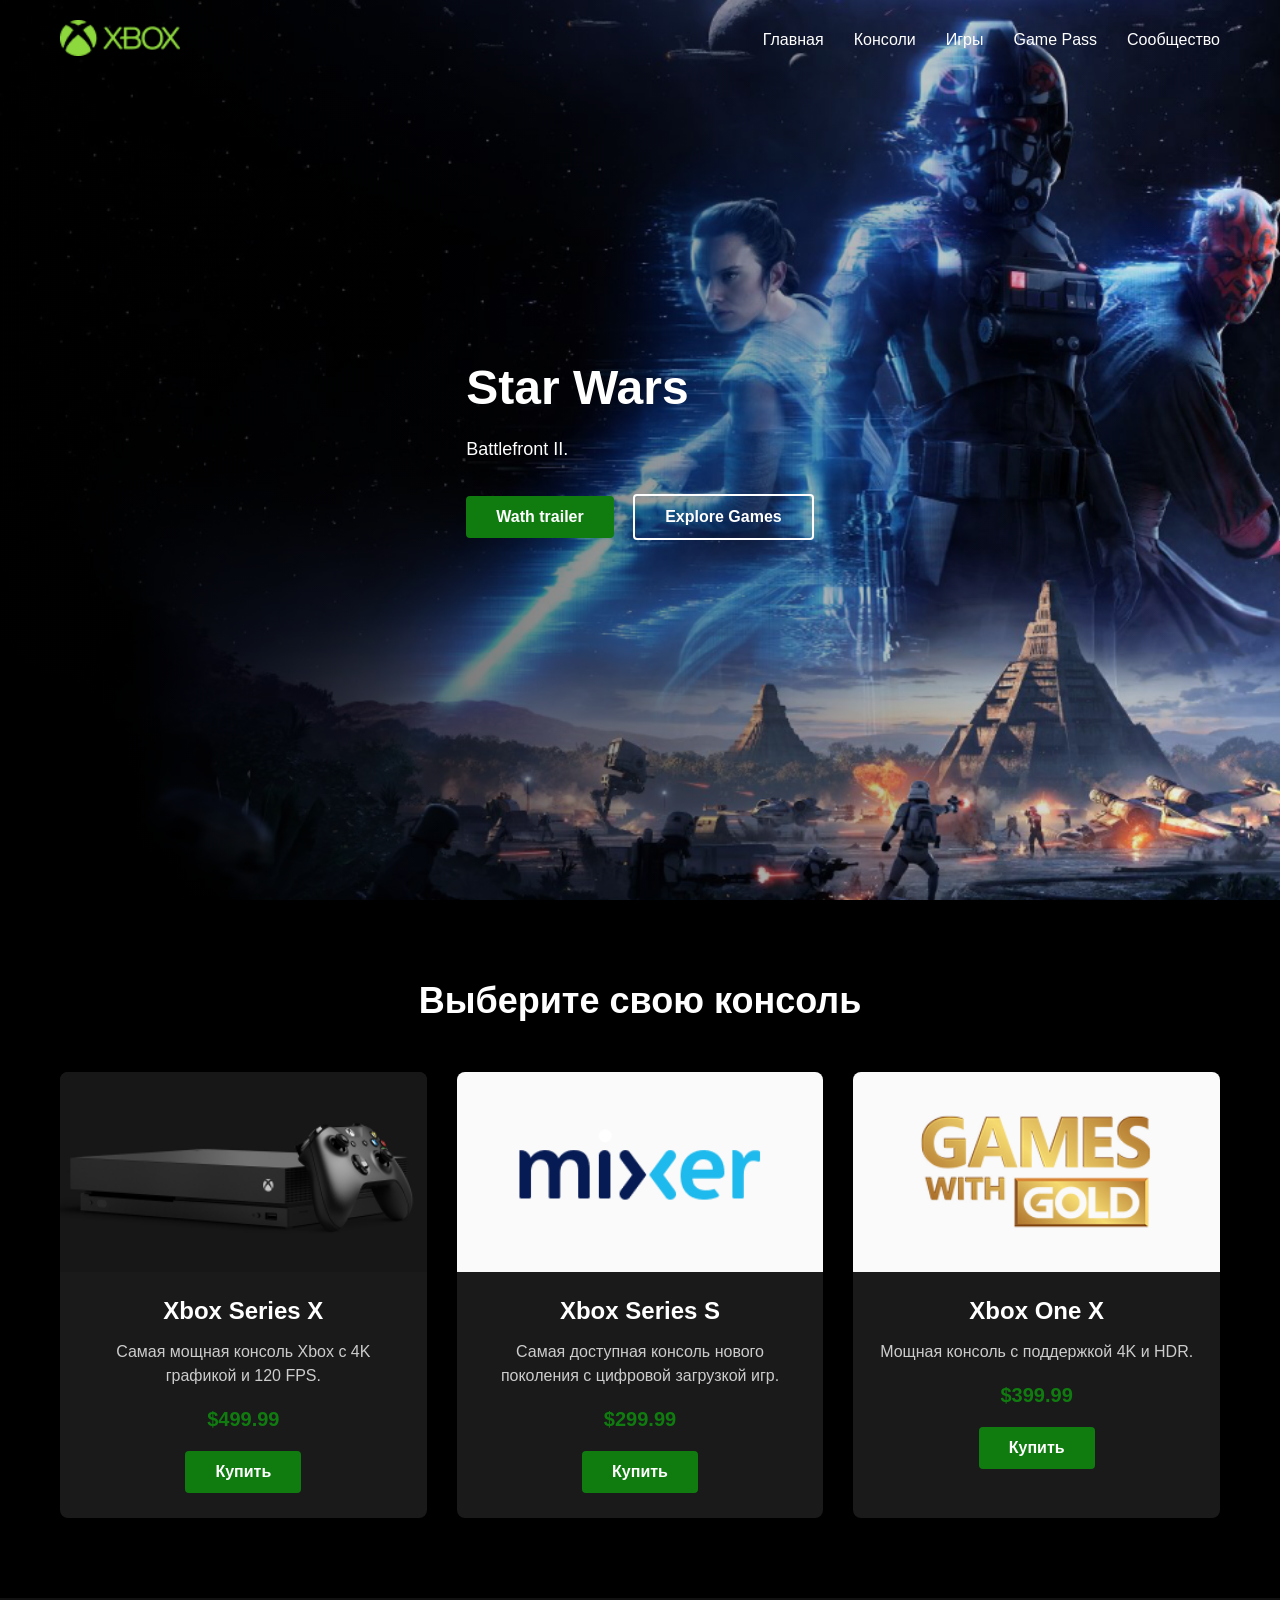
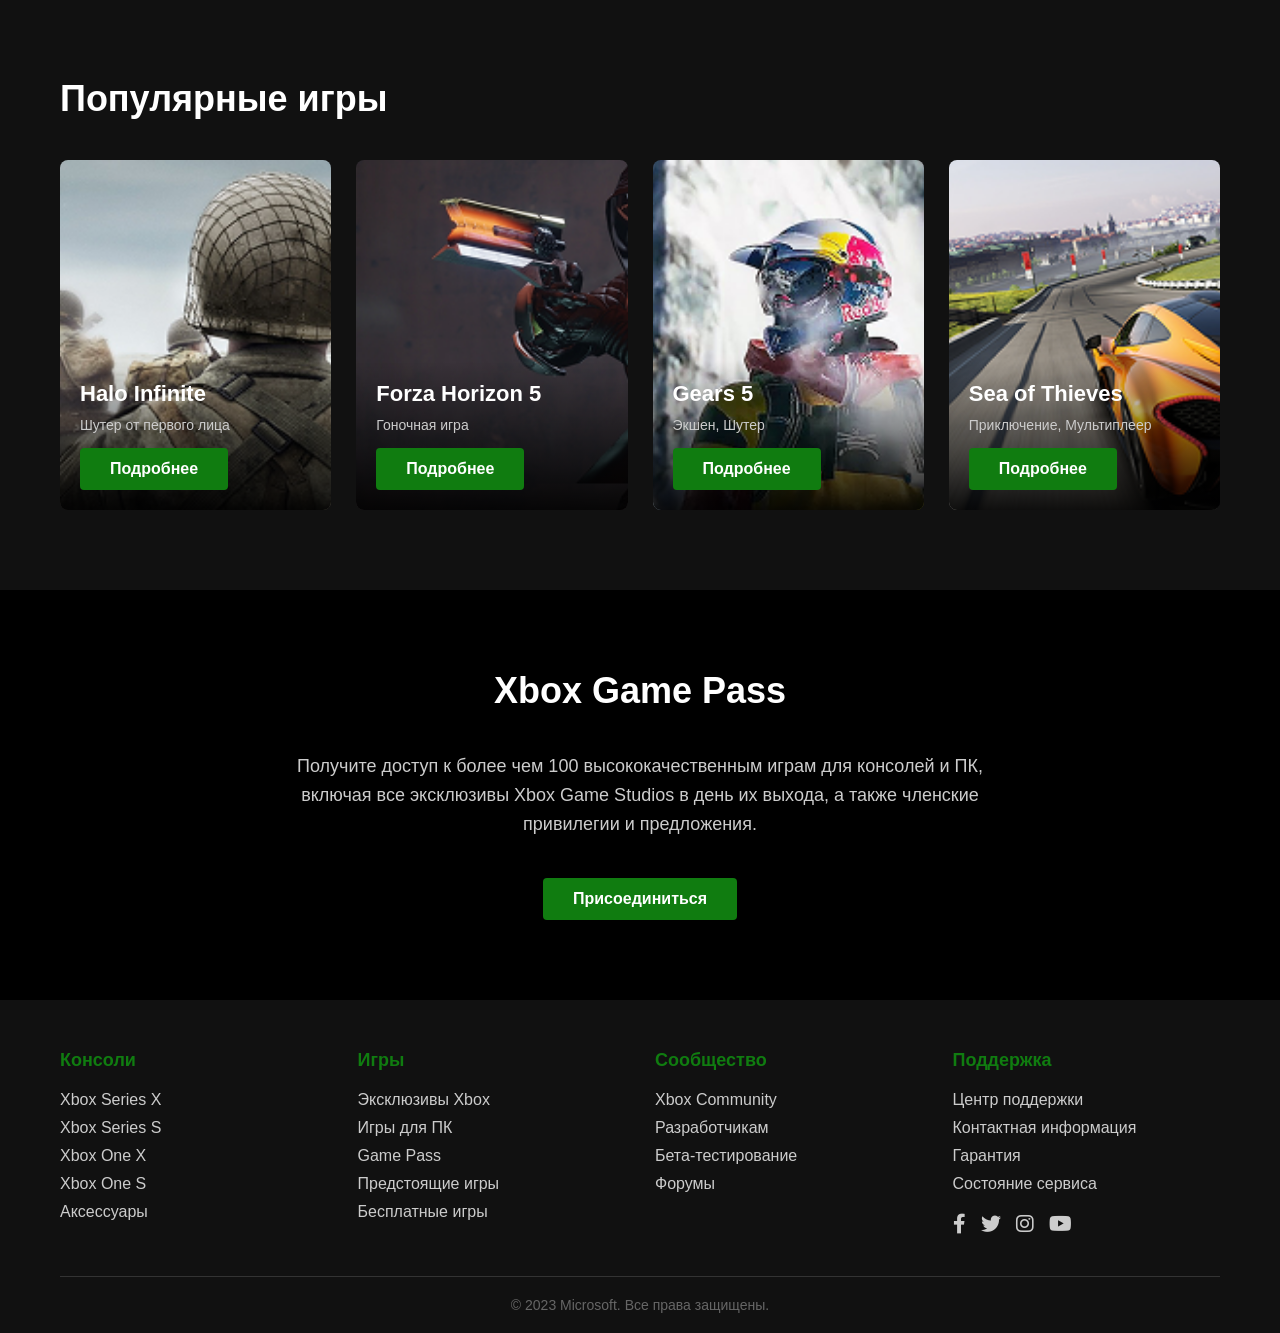
<file: index.html>
<!DOCTYPE html>
<html lang="ru">
<head>
    <meta charset="UTF-8">
    <meta name="viewport" content="width=device-width, initial-scale=1.0">
    <title>Xbox Landing Page</title>
    <link rel="stylesheet" href="https://cdnjs.cloudflare.com/ajax/libs/font-awesome/6.0.0-beta3/css/all.min.css">
    <link rel="stylesheet" href="style.css">
</head>
<body>
    <!-- Шапка -->
    <header>
        <div class="container header-container">
            <div class="logo">
                <img src="./img/logo.png" alt="Xbox Logo">
            </div>
            <nav>
                <ul>
                    <li><a href="#">Главная</a></li>
                    <li><a href="#">Консоли</a></li>
                    <li><a href="#">Игры</a></li>
                    <li><a href="#">Game Pass</a></li>
                    <li><a href="#">Сообщество</a></li>
                </ul>
            </nav>
        </div>
    </header>

    <!-- Герой секция -->
    <section class="hero">
        <div class="container">
            <div class="hero-content">
                <h1>Star Wars</h1>
                <p>Battlefront II.</p>
                <a href="#" class="btn">Wath trailer</a>
                <a href="#" class="btn btn-outline">Explore Games</a>
            </div>
        </div>
    </section>

    <!-- Секция консоли -->
    <section class="console">
        <div class="container">
            <h2 class="section-title">Выберите свою консоль</h2>
            <div class="console-grid">
                <div class="console-item">
                    <div class="console-img" style="background-image: url(./img/xbox-one-x.png);"></div>
                    <div class="console-info">
                        <h3>Xbox Series X</h3>
                        <p>Самая мощная консоль Xbox с 4K графикой и 120 FPS.</p>
                        <span class="price">$499.99</span>
                        <a href="#" class="btn">Купить</a>
                    </div>
                </div>
                <div class="console-item">
                    <div class="console-img" style="background-image: url(./img/Group\ 1.png);"></div>
                    <div class="console-info">
                        <h3>Xbox Series S</h3>
                        <p>Самая доступная консоль нового поколения с цифровой загрузкой игр.</p>
                        <span class="price">$299.99</span>
                        <a href="#" class="btn">Купить</a>
                    </div>
                </div>
                <div class="console-item">
                    <div class="console-img" style="background-image: url(./img/Group\ 2.png );"></div>
                    <div class="console-info">
                        <h3>Xbox One X</h3>
                        <p>Мощная консоль с поддержкой 4K и HDR.</p>
                        <span class="price">$399.99</span>
                        <a href="#" class="btn">Купить</a>
                    </div>
                </div>
            </div>
        </div>
    </section>

    <!-- Секция игр -->
    <section class="games">
        <div class="container">
            <h2 class="section-title">Популярные игры</h2>
            <div class="games-grid">
                <div class="game-card">
                    <div class="game-bg" style="background-image: url(./img/img.png);"></div>
                    <div class="game-overlay">
                        <h3 class="game-title">Halo Infinite</h3>
                        <p class="game-genre">Шутер от первого лица</p>
                        <a href="#" class="btn">Подробнее</a>
                    </div>
                </div>
                <div class="game-card">
                    <div class="game-bg" style="background-image: url(./img/img2.png);"></div>
                    <div class="game-overlay">
                        <h3 class="game-title">Forza Horizon 5</h3>
                        <p class="game-genre">Гоночная игра</p>
                        <a href="#" class="btn">Подробнее</a>
                    </div>
                </div>
                <div class="game-card">
                    <div class="game-bg" style="background-image: url(./img/img3.png);"></div>
                    <div class="game-overlay">
                        <h3 class="game-title">Gears 5</h3>
                        <p class="game-genre">Экшен, Шутер</p>
                        <a href="#" class="btn">Подробнее</a>
                    </div>
                </div>
                <div class="game-card">
                    <div class="game-bg" style="background-image: url(./img/img4.png );"></div>
                    <div class="game-overlay">
                        <h3 class="game-title">Sea of Thieves</h3>
                        <p class="game-genre">Приключение, Мультиплеер</p>
                        <a href="#" class="btn">Подробнее</a>
                    </div>
                </div>
            </div>
        </div>
    </section>

    <!-- Секция подписки -->
    <section class="subscription">
        <div class="container">
            <h2 class="section-title">Xbox Game Pass</h2>
            <p>Получите доступ к более чем 100 высококачественным играм для консолей и ПК, включая все эксклюзивы Xbox Game Studios в день их выхода, а также членские привилегии и предложения.</p>
            <a href="#" class="btn">Присоединиться</a>
        </div>
    </section>

    <!-- Подвал -->
    <footer>
        <div class="container">
            <div class="footer-grid">
                <div class="footer-col">
                    <h4>Консоли</h4>
                    <ul>
                        <li><a href="#">Xbox Series X</a></li>
                        <li><a href="#">Xbox Series S</a></li>
                        <li><a href="#">Xbox One X</a></li>
                        <li><a href="#">Xbox One S</a></li>
                        <li><a href="#">Аксессуары</a></li>
                    </ul>
                </div>
                <div class="footer-col">
                    <h4>Игры</h4>
                    <ul>
                        <li><a href="#">Эксклюзивы Xbox</a></li>
                        <li><a href="#">Игры для ПК</a></li>
                        <li><a href="#">Game Pass</a></li>
                        <li><a href="#">Предстоящие игры</a></li>
                        <li><a href="#">Бесплатные игры</a></li>
                    </ul>
                </div>
                <div class="footer-col">
                    <h4>Сообщество</h4>
                    <ul>
                        <li><a href="#">Xbox Community</a></li>
                        <li><a href="#">Разработчикам</a></li>
                        <li><a href="#">Бета-тестирование</a></li>
                        <li><a href="#">Форумы</a></li>
                    </ul>
                </div>
                <div class="footer-col">
                    <h4>Поддержка</h4>
                    <ul>
                        <li><a href="#">Центр поддержки</a></li>
                        <li><a href="#">Контактная информация</a></li>
                        <li><a href="#">Гарантия</a></li>
                        <li><a href="#">Состояние сервиса</a></li>
                    </ul>
                    <div class="social-links">
                        <a href="#"><i class="fab fa-facebook-f"></i></a>
                        <a href="#"><i class="fab fa-twitter"></i></a>
                        <a href="#"><i class="fab fa-instagram"></i></a>
                        <a href="#"><i class="fab fa-youtube"></i></a>
                    </div>
                </div>
            </div>
            <div class="copyright">
                <p>&copy; 2023 Microsoft. Все права защищены.</p>
            </div>
        </div>
    </footer>
</body>
</html>
</file>
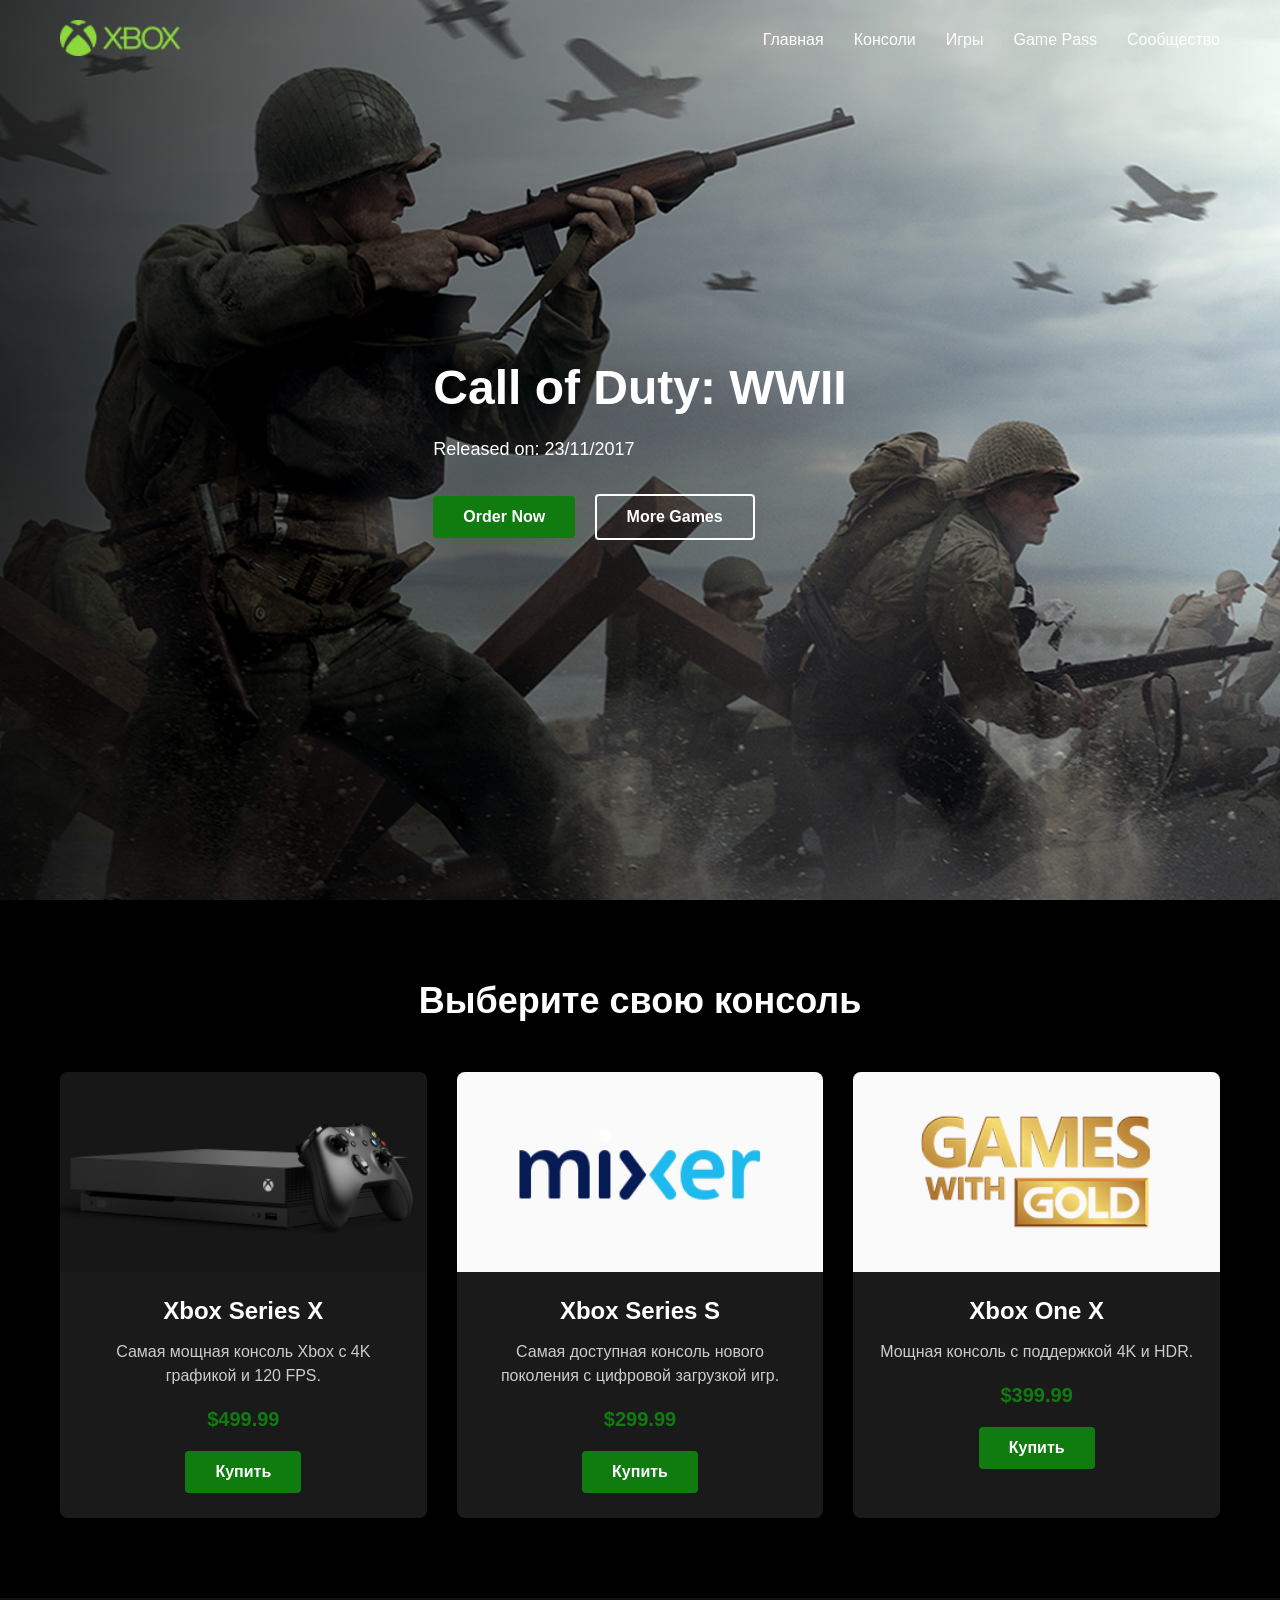
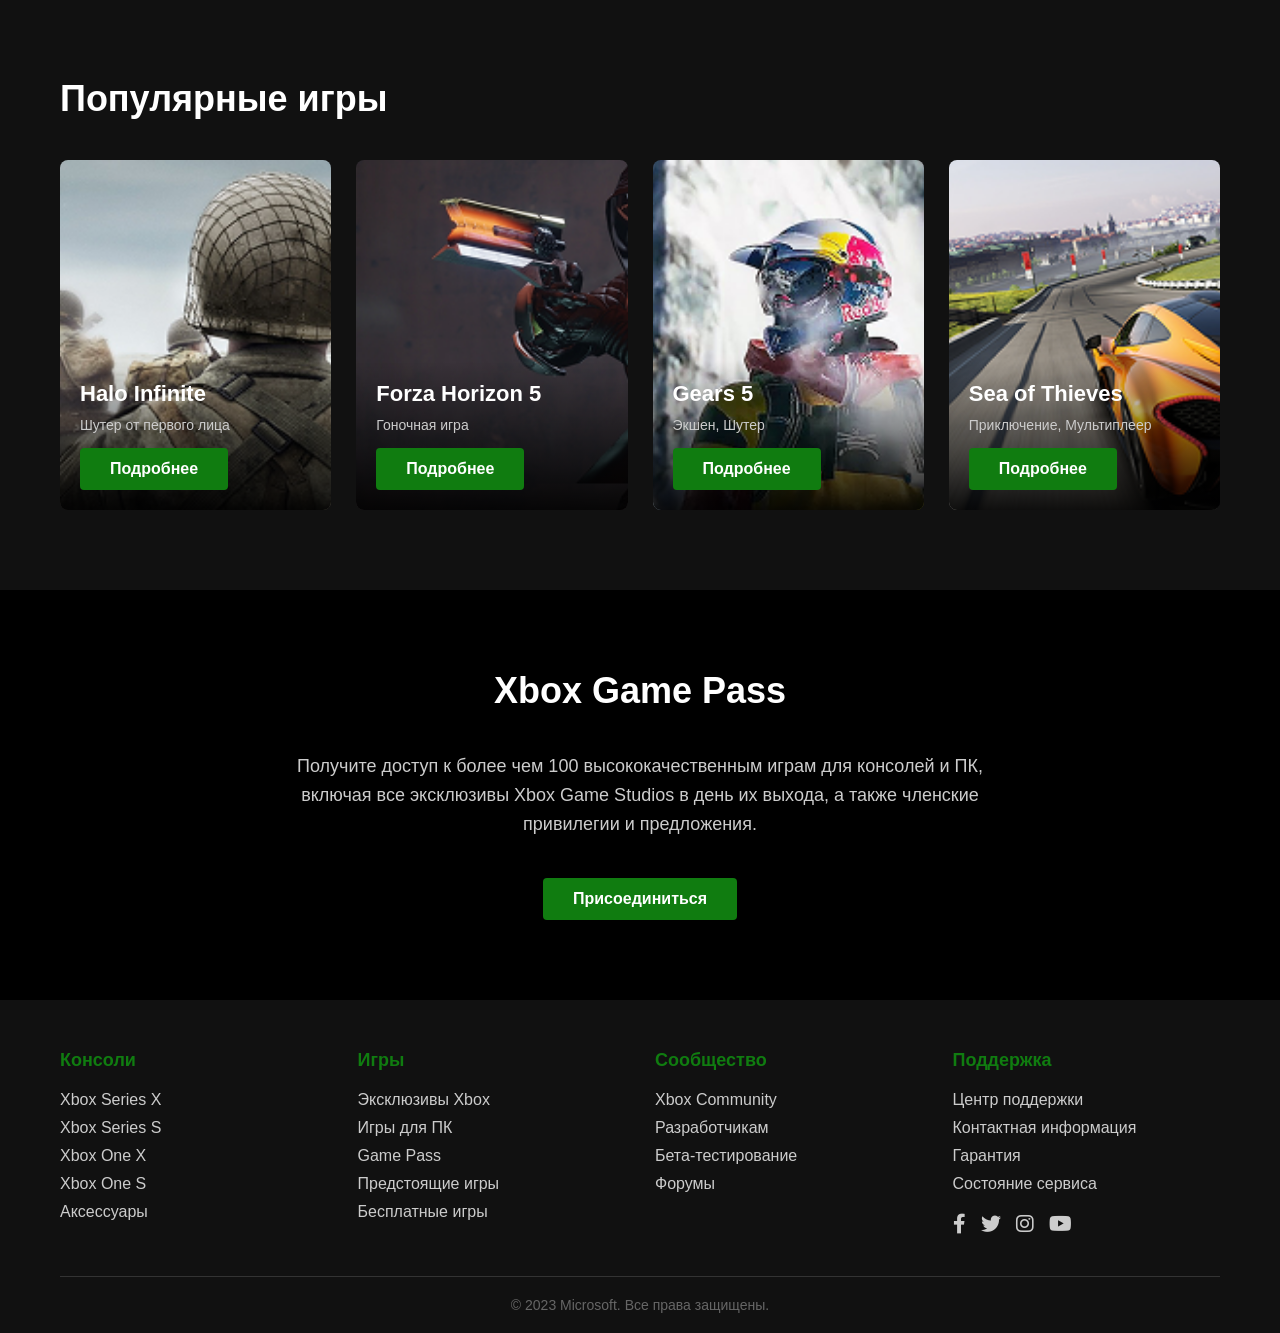
<file: games.html>
<!DOCTYPE html>
<html lang="ru">
<head>
    <meta charset="UTF-8">
    <meta name="viewport" content="width=device-width, initial-scale=1.0">
    <title>Xbox Landing Page</title>
    <link rel="stylesheet" href="https://cdnjs.cloudflare.com/ajax/libs/font-awesome/6.0.0-beta3/css/all.min.css">
    <link rel="stylesheet" href="games.css">
</head>
<body>
    <!-- Шапка -->
    <header>
        <div class="container header-container">
            <div class="logo">
                <img src="./img/logo.png" alt="Xbox Logo">
            </div>
            <nav>
                <ul>
                    <li><a href="#">Главная</a></li>
                    <li><a href="#">Консоли</a></li>
                    <li><a href="games.css">Игры</a></li>
                    <li><a href="#">Game Pass</a></li>
                    <li><a href="#">Сообщество</a></li>
                </ul>
            </nav>
        </div>
    </header>

    <!-- Герой секция -->
    <section class="hero">
        <div class="container">
            <div class="hero-content">
                <h1>Call of Duty: WWII</h1>
                <p>Released on: 23/11/2017</p>
                <a href="#" class="btn">Order Now</a>
                <a href="#" class="btn btn-outline">More Games</a>
            </div>
        </div>
    </section>

    <!-- Секция консоли -->
    <section class="console">
        <div class="container">
            <h2 class="section-title">Выберите свою консоль</h2>
            <div class="console-grid">
                <div class="console-item">
                    <div class="console-img" style="background-image: url(./img/xbox-one-x.png);"></div>
                    <div class="console-info">
                        <h3>Xbox Series X</h3>
                        <p>Самая мощная консоль Xbox с 4K графикой и 120 FPS.</p>
                        <span class="price">$499.99</span>
                        <a href="#" class="btn">Купить</a>
                    </div>
                </div>
                <div class="console-item">
                    <div class="console-img" style="background-image: url(./img/Group\ 1.png);"></div>
                    <div class="console-info">
                        <h3>Xbox Series S</h3>
                        <p>Самая доступная консоль нового поколения с цифровой загрузкой игр.</p>
                        <span class="price">$299.99</span>
                        <a href="#" class="btn">Купить</a>
                    </div>
                </div>
                <div class="console-item">
                    <div class="console-img" style="background-image: url(./img/Group\ 2.png );"></div>
                    <div class="console-info">
                        <h3>Xbox One X</h3>
                        <p>Мощная консоль с поддержкой 4K и HDR.</p>
                        <span class="price">$399.99</span>
                        <a href="#" class="btn">Купить</a>
                    </div>
                </div>
            </div>
        </div>
    </section>

    <!-- Секция игр -->
    <section class="games">
        <div class="container">
            <h2 class="section-title">Популярные игры</h2>
            <div class="games-grid">
                <div class="game-card">
                    <div class="game-bg" style="background-image: url(./img/img.png);"></div>
                    <div class="game-overlay">
                        <h3 class="game-title">Halo Infinite</h3>
                        <p class="game-genre">Шутер от первого лица</p>
                        <a href="#" class="btn">Подробнее</a>
                    </div>
                </div>
                <div class="game-card">
                    <div class="game-bg" style="background-image: url(./img/img2.png);"></div>
                    <div class="game-overlay">
                        <h3 class="game-title">Forza Horizon 5</h3>
                        <p class="game-genre">Гоночная игра</p>
                        <a href="#" class="btn">Подробнее</a>
                    </div>
                </div>
                <div class="game-card">
                    <div class="game-bg" style="background-image: url(./img/img3.png);"></div>
                    <div class="game-overlay">
                        <h3 class="game-title">Gears 5</h3>
                        <p class="game-genre">Экшен, Шутер</p>
                        <a href="#" class="btn">Подробнее</a>
                    </div>
                </div>
                <div class="game-card">
                    <div class="game-bg" style="background-image: url(./img/img4.png );"></div>
                    <div class="game-overlay">
                        <h3 class="game-title">Sea of Thieves</h3>
                        <p class="game-genre">Приключение, Мультиплеер</p>
                        <a href="#" class="btn">Подробнее</a>
                    </div>
                </div>
            </div>
        </div>
    </section>

    <!-- Секция подписки -->
    <section class="subscription">
        <div class="container">
            <h2 class="section-title">Xbox Game Pass</h2>
            <p>Получите доступ к более чем 100 высококачественным играм для консолей и ПК, включая все эксклюзивы Xbox Game Studios в день их выхода, а также членские привилегии и предложения.</p>
            <a href="#" class="btn">Присоединиться</a>
        </div>
    </section>

    <!-- Подвал -->
    <footer>
        <div class="container">
            <div class="footer-grid">
                <div class="footer-col">
                    <h4>Консоли</h4>
                    <ul>
                        <li><a href="#">Xbox Series X</a></li>
                        <li><a href="#">Xbox Series S</a></li>
                        <li><a href="#">Xbox One X</a></li>
                        <li><a href="#">Xbox One S</a></li>
                        <li><a href="#">Аксессуары</a></li>
                    </ul>
                </div>
                <div class="footer-col">
                    <h4>Игры</h4>
                    <ul>
                        <li><a href="#">Эксклюзивы Xbox</a></li>
                        <li><a href="#">Игры для ПК</a></li>
                        <li><a href="#">Game Pass</a></li>
                        <li><a href="#">Предстоящие игры</a></li>
                        <li><a href="#">Бесплатные игры</a></li>
                    </ul>
                </div>
                <div class="footer-col">
                    <h4>Сообщество</h4>
                    <ul>
                        <li><a href="#">Xbox Community</a></li>
                        <li><a href="#">Разработчикам</a></li>
                        <li><a href="#">Бета-тестирование</a></li>
                        <li><a href="#">Форумы</a></li>
                    </ul>
                </div>
                <div class="footer-col">
                    <h4>Поддержка</h4>
                    <ul>
                        <li><a href="#">Центр поддержки</a></li>
                        <li><a href="#">Контактная информация</a></li>
                        <li><a href="#">Гарантия</a></li>
                        <li><a href="#">Состояние сервиса</a></li>
                    </ul>
                    <div class="social-links">
                        <a href="#"><i class="fab fa-facebook-f"></i></a>
                        <a href="#"><i class="fab fa-twitter"></i></a>
                        <a href="#"><i class="fab fa-instagram"></i></a>
                        <a href="#"><i class="fab fa-youtube"></i></a>
                    </div>
                </div>
            </div>
            <div class="copyright">
                <p>&copy; 2023 Microsoft. Все права защищены.</p>
            </div>
        </div>
    </footer>
</body>
</html>
</file>
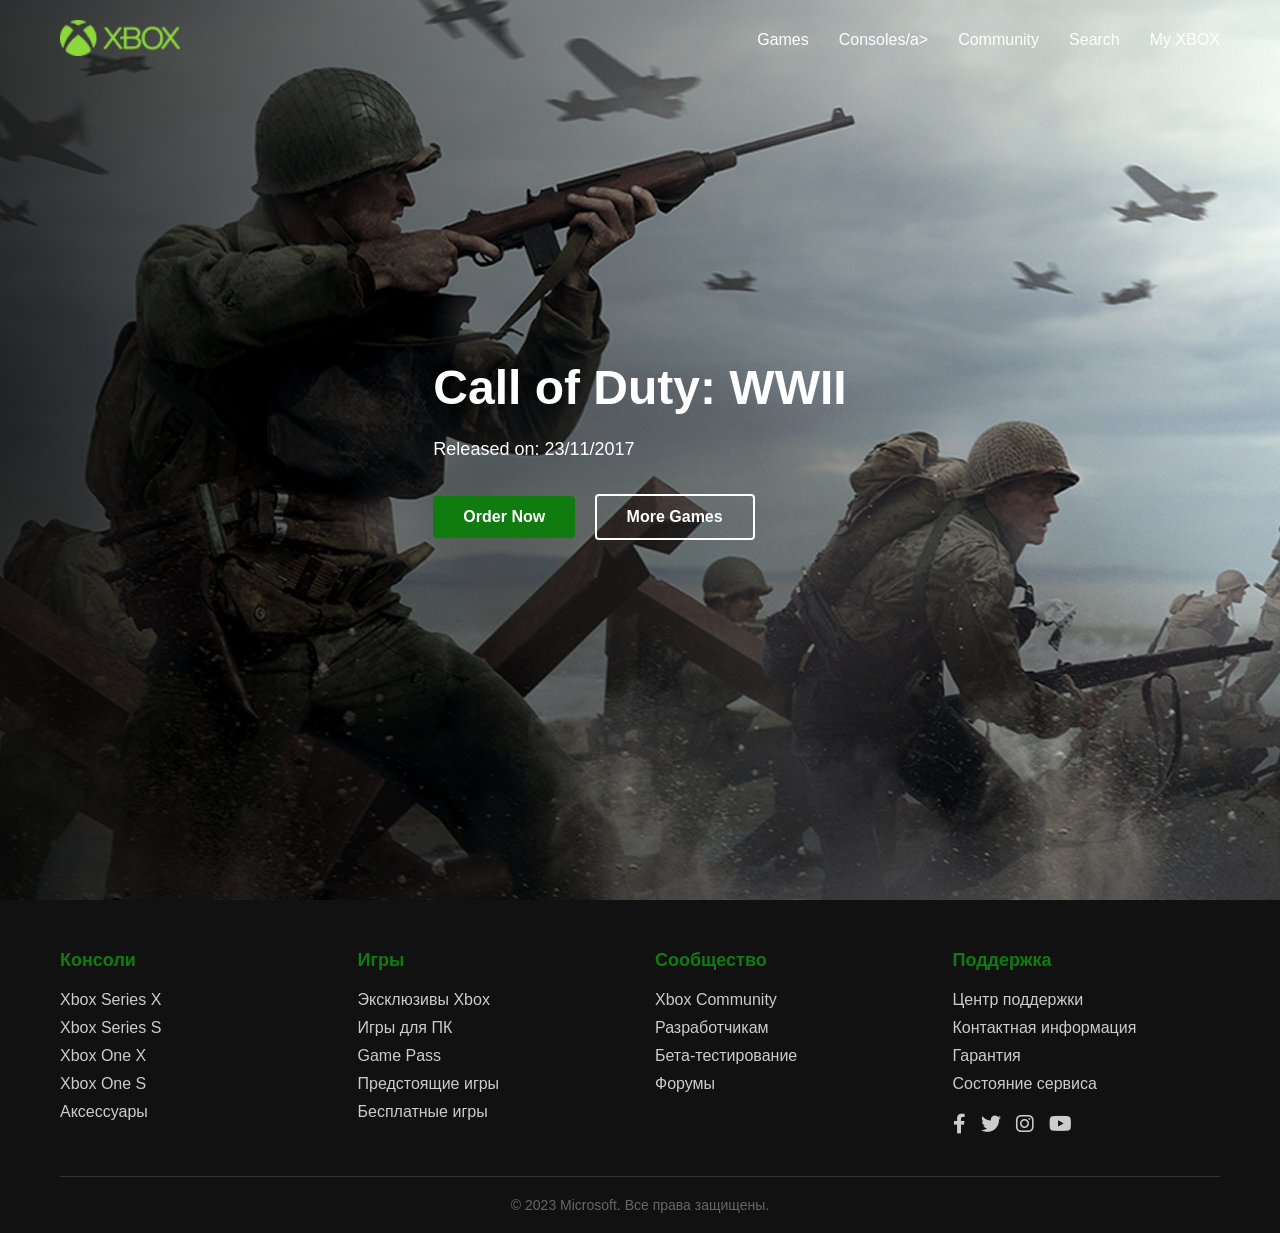
<file: шумкова/games.html>
<!DOCTYPE html>
<html lang="ru">
<head>
    <meta charset="UTF-8">
    <meta name="viewport" content="width=device-width, initial-scale=1.0">
    <title>Xbox Landing Page</title>
    <link rel="stylesheet" href="https://cdnjs.cloudflare.com/ajax/libs/font-awesome/6.0.0-beta3/css/all.min.css">
    <link rel="stylesheet" href="games.css">
</head>
<body>
    <!-- Шапка -->
    <header>
        <div class="container header-container">
            <div class="logo">
                <img src="./img/logo.png" alt="Xbox Logo">
            </div>
            <nav>
                <ul>
                    <li><a href="games.css">Games</a></li>
                    <li><a href="#">Consoles/a></li>
                    <li><a href="#">Community</a></li>
                    <li><a href="#">Search</a></li>
                    <li><a href="#">My XBOX</a></li>
                </ul>
            </nav>
        </div>
    </header>

    <!-- Герой секция -->
    <section class="hero">
        <div class="container">
            <div class="hero-content">
                <h1>Call of Duty: WWII</h1>
                <p>Released on: 23/11/2017</p>
                <a href="#" class="btn">Order Now</a>
                <a href="#" class="btn btn-outline">More Games</a>
            </div>
        </div>
    </section>
    <!-- Подвал -->
    <footer>
        <div class="container">
            <div class="footer-grid">
                <div class="footer-col">
                    <h4>Консоли</h4>
                    <ul>
                        <li><a href="#">Xbox Series X</a></li>
                        <li><a href="#">Xbox Series S</a></li>
                        <li><a href="#">Xbox One X</a></li>
                        <li><a href="#">Xbox One S</a></li>
                        <li><a href="#">Аксессуары</a></li>
                    </ul>
                </div>
                <div class="footer-col">
                    <h4>Игры</h4>
                    <ul>
                        <li><a href="#">Эксклюзивы Xbox</a></li>
                        <li><a href="#">Игры для ПК</a></li>
                        <li><a href="#">Game Pass</a></li>
                        <li><a href="#">Предстоящие игры</a></li>
                        <li><a href="#">Бесплатные игры</a></li>
                    </ul>
                </div>
                <div class="footer-col">
                    <h4>Сообщество</h4>
                    <ul>
                        <li><a href="#">Xbox Community</a></li>
                        <li><a href="#">Разработчикам</a></li>
                        <li><a href="#">Бета-тестирование</a></li>
                        <li><a href="#">Форумы</a></li>
                    </ul>
                </div>
                <div class="footer-col">
                    <h4>Поддержка</h4>
                    <ul>
                        <li><a href="#">Центр поддержки</a></li>
                        <li><a href="#">Контактная информация</a></li>
                        <li><a href="#">Гарантия</a></li>
                        <li><a href="#">Состояние сервиса</a></li>
                    </ul>
                    <div class="social-links">
                        <a href="#"><i class="fab fa-facebook-f"></i></a>
                        <a href="#"><i class="fab fa-twitter"></i></a>
                        <a href="#"><i class="fab fa-instagram"></i></a>
                        <a href="#"><i class="fab fa-youtube"></i></a>
                    </div>
                </div>
            </div>
            <div class="copyright">
                <p>&copy; 2023 Microsoft. Все права защищены.</p>
            </div>
        </div>
    </footer>
</body>
</html>
</file>
<file: style.css>
/* Общие стили */
* {
  margin: 0;
  padding: 0;
  box-sizing: border-box;
  font-family: "Segoe UI", Tahoma, Geneva, Verdana, sans-serif;
}

body {
  background-color: #000;
  color: #fff;
}

.container {
  max-width: 1200px;
  margin: 0 auto;
  padding: 0 20px;
}

/* Шапка */
header {
  padding: 20px 0;
  position: absolute;
  width: 100%;
  z-index: 10;
}

.header-container {
  display: flex;
  justify-content: space-between;
  align-items: center;
}

.logo {
  width: 120px;
}

.logo img {
  width: 100%;
}

nav ul {
  display: flex;
  list-style: none;
}

nav ul li {
  margin-left: 30px;
}

nav ul li a {
  color: #fff;
  text-decoration: none;
  font-weight: 500;
  font-size: 16px;
  transition: color 0.3s;
}

nav ul li a:hover {
  color: #107c10;
}

/* Герой секция */
.hero {
  position: relative;
  height: 100vh;
  background: url(./img/Star-Wars-Battlefront-II-combat.png);
  background-size: cover;
  display: flex;
  align-items: center;
}

.hero::before {
  content: "";
  position: absolute;
  top: 0;
  left: 0;
  width: 100%;
  height: 100%;
  background: linear-gradient(
    to right,
    rgba(0, 0, 0, 0.8) 0%,
    rgba(0, 0, 0, 0) 100%
  );
}

.hero-content {
  position: relative;
  z-index: 2;
  max-width: 500px;
}

.hero h1 {
  font-size: 48px;
  font-weight: 700;
  margin-bottom: 20px;
}

.hero p {
  font-size: 18px;
  margin-bottom: 30px;
  line-height: 1.6;
}

.btn {
  display: inline-block;
  padding: 12px 30px;
  background-color: #107c10;
  color: #fff;
  text-decoration: none;
  border-radius: 4px;
  font-weight: 600;
  font-size: 16px;
  transition: background-color 0.3s;
}

.btn:hover {
  background-color: #0e6a0e;
}

.btn-outline {
  background-color: transparent;
  border: 2px solid #fff;
  margin-left: 15px;
}

.btn-outline:hover {
  background-color: rgba(255, 255, 255, 0.1);
}

/* Секция консоли */
.console {
  padding: 80px 0;
  text-align: center;
}

.section-title {
  font-size: 36px;
  margin-bottom: 40px;
  font-weight: 700;
}

.console-grid {
  display: grid;
  grid-template-columns: repeat(auto-fit, minmax(280px, 1fr));
  gap: 30px;
  margin-top: 50px;
}

.console-item {
  background-color: #1a1a1a;
  border-radius: 8px;
  overflow: hidden;
  transition: transform 0.3s;
}

.console-item:hover {
  transform: translateY(-10px);
}

.console-img {
  height: 200px;
  background-size: cover;
  background-position: center;
}

.console-info {
  padding: 25px;
}

.console-info h3 {
  font-size: 24px;
  margin-bottom: 15px;
}

.console-info p {
  color: #ccc;
  margin-bottom: 20px;
  line-height: 1.5;
}

.price {
  font-size: 20px;
  font-weight: 700;
  color: #107c10;
  margin-bottom: 20px;
  display: block;
}

/* Секция игр */
.games {
  padding: 80px 0;
  background-color: #111;
}

.games-grid {
  display: grid;
  grid-template-columns: repeat(auto-fit, minmax(250px, 1fr));
  gap: 25px;
}

.game-card {
  border-radius: 8px;
  overflow: hidden;
  position: relative;
  height: 350px;
}

.game-bg {
  position: absolute;
  top: 0;
  left: 0;
  width: 100%;
  height: 100%;
  background-size: cover;
  background-position: center;
  transition: transform 0.5s;
}

.game-card:hover .game-bg {
  transform: scale(1.05);
}

.game-overlay {
  position: absolute;
  bottom: 0;
  left: 0;
  width: 100%;
  padding: 20px;
  background: linear-gradient(
    to top,
    rgba(0, 0, 0, 0.9) 0%,
    rgba(0, 0, 0, 0) 100%
  );
}

.game-title {
  font-size: 22px;
  margin-bottom: 10px;
}

.game-genre {
  color: #ccc;
  font-size: 14px;
  margin-bottom: 15px;
}

/* Секция подписки */
.subscription {
  padding: 80px 0;
  text-align: center;
}

.subscription p {
  max-width: 700px;
  margin: 0 auto 40px;
  font-size: 18px;
  line-height: 1.6;
  color: #ccc;
}

/* Подвал */
footer {
  background-color: #111;
  padding: 50px 0 20px;
}

.footer-grid {
  display: grid;
  grid-template-columns: repeat(auto-fit, minmax(200px, 1fr));
  gap: 30px;
  margin-bottom: 40px;
}

.footer-col h4 {
  font-size: 18px;
  margin-bottom: 20px;
  color: #107c10;
}

.footer-col ul {
  list-style: none;
}

.footer-col ul li {
  margin-bottom: 10px;
}

.footer-col ul li a {
  color: #ccc;
  text-decoration: none;
  transition: color 0.3s;
}

.footer-col ul li a:hover {
  color: #fff;
}

.social-links {
  display: flex;
  gap: 15px;
  margin-top: 20px;
}

.social-links a {
  color: #ccc;
  font-size: 20px;
  transition: color 0.3s;
}

.social-links a:hover {
  color: #107c10;
}

.copyright {
  text-align: center;
  padding-top: 20px;
  border-top: 1px solid #333;
  color: #666;
  font-size: 14px;
}

/* Адаптивность */
@media (max-width: 768px) {
  .header-container {
    flex-direction: column;
  }

  nav ul {
    margin-top: 20px;
  }

  nav ul li {
    margin-left: 15px;
    margin-right: 15px;
  }

  .hero h1 {
    font-size: 36px;
  }

  .hero p {
    font-size: 16px;
  }

  .btn {
    display: block;
    width: 100%;
    margin-bottom: 10px;
  }

  .btn-outline {
    margin-left: 0;
  }

  .section-title {
    font-size: 28px;
  }
}
</file>
<file: games.css>
/* Общие стили */
* {
  margin: 0;
  padding: 0;
  box-sizing: border-box;
  font-family: "Segoe UI", Tahoma, Geneva, Verdana, sans-serif;
}

body {
  background-color: #000;
  color: #fff;
}

.container {
  max-width: 1200px;
  margin: 0 auto;
  padding: 0 20px;
}

/* Шапка */
header {
  padding: 20px 0;
  position: absolute;
  width: 100%;
  z-index: 10;
}

.header-container {
  display: flex;
  justify-content: space-between;
  align-items: center;
}

.logo {
  width: 120px;
}

.logo img {
  width: 100%;
}

nav ul {
  display: flex;
  list-style: none;
}

nav ul li {
  margin-left: 30px;
}

nav ul li a {
  color: #fff;
  text-decoration: none;
  font-weight: 500;
  font-size: 16px;
  transition: color 0.3s;
}

nav ul li a:hover {
  color: #107c10;
}

/* Герой секция */
.hero {
  position: relative;
  height: 100vh;
  background: url(./img/Rectangle2.png);
  background-size: cover;
  display: flex;
  align-items: center;
}

.hero::before {
  content: "";
  position: absolute;
  top: 0;
  left: 0;
  width: 100%;
  height: 100%;
  background: linear-gradient(
    to right,
    rgba(0, 0, 0, 0.8) 0%,
    rgba(0, 0, 0, 0) 100%
  );
}

.hero-content {
  position: relative;
  z-index: 2;
  max-width: 500px;
}

.hero h1 {
  font-size: 48px;
  font-weight: 700;
  margin-bottom: 20px;
}

.hero p {
  font-size: 18px;
  margin-bottom: 30px;
  line-height: 1.6;
}

.btn {
  display: inline-block;
  padding: 12px 30px;
  background-color: #107c10;
  color: #fff;
  text-decoration: none;
  border-radius: 4px;
  font-weight: 600;
  font-size: 16px;
  transition: background-color 0.3s;
}

.btn:hover {
  background-color: #0e6a0e;
}

.btn-outline {
  background-color: transparent;
  border: 2px solid #fff;
  margin-left: 15px;
}

.btn-outline:hover {
  background-color: rgba(255, 255, 255, 0.1);
}

/* Секция консоли */
.console {
  padding: 80px 0;
  text-align: center;
}

.section-title {
  font-size: 36px;
  margin-bottom: 40px;
  font-weight: 700;
}

.console-grid {
  display: grid;
  grid-template-columns: repeat(auto-fit, minmax(280px, 1fr));
  gap: 30px;
  margin-top: 50px;
}

.console-item {
  background-color: #1a1a1a;
  border-radius: 8px;
  overflow: hidden;
  transition: transform 0.3s;
}

.console-item:hover {
  transform: translateY(-10px);
}

.console-img {
  height: 200px;
  background-size: cover;
  background-position: center;
}

.console-info {
  padding: 25px;
}

.console-info h3 {
  font-size: 24px;
  margin-bottom: 15px;
}

.console-info p {
  color: #ccc;
  margin-bottom: 20px;
  line-height: 1.5;
}

.price {
  font-size: 20px;
  font-weight: 700;
  color: #107c10;
  margin-bottom: 20px;
  display: block;
}

/* Секция игр */
.games {
  padding: 80px 0;
  background-color: #111;
}

.games-grid {
  display: grid;
  grid-template-columns: repeat(auto-fit, minmax(250px, 1fr));
  gap: 25px;
}

.game-card {
  border-radius: 8px;
  overflow: hidden;
  position: relative;
  height: 350px;
}

.game-bg {
  position: absolute;
  top: 0;
  left: 0;
  width: 100%;
  height: 100%;
  background-size: cover;
  background-position: center;
  transition: transform 0.5s;
}

.game-card:hover .game-bg {
  transform: scale(1.05);
}

.game-overlay {
  position: absolute;
  bottom: 0;
  left: 0;
  width: 100%;
  padding: 20px;
  background: linear-gradient(
    to top,
    rgba(0, 0, 0, 0.9) 0%,
    rgba(0, 0, 0, 0) 100%
  );
}

.game-title {
  font-size: 22px;
  margin-bottom: 10px;
}

.game-genre {
  color: #ccc;
  font-size: 14px;
  margin-bottom: 15px;
}

/* Секция подписки */
.subscription {
  padding: 80px 0;
  text-align: center;
}

.subscription p {
  max-width: 700px;
  margin: 0 auto 40px;
  font-size: 18px;
  line-height: 1.6;
  color: #ccc;
}

/* Подвал */
footer {
  background-color: #111;
  padding: 50px 0 20px;
}

.footer-grid {
  display: grid;
  grid-template-columns: repeat(auto-fit, minmax(200px, 1fr));
  gap: 30px;
  margin-bottom: 40px;
}

.footer-col h4 {
  font-size: 18px;
  margin-bottom: 20px;
  color: #107c10;
}

.footer-col ul {
  list-style: none;
}

.footer-col ul li {
  margin-bottom: 10px;
}

.footer-col ul li a {
  color: #ccc;
  text-decoration: none;
  transition: color 0.3s;
}

.footer-col ul li a:hover {
  color: #fff;
}

.social-links {
  display: flex;
  gap: 15px;
  margin-top: 20px;
}

.social-links a {
  color: #ccc;
  font-size: 20px;
  transition: color 0.3s;
}

.social-links a:hover {
  color: #107c10;
}

.copyright {
  text-align: center;
  padding-top: 20px;
  border-top: 1px solid #333;
  color: #666;
  font-size: 14px;
}

/* Адаптивность */
@media (max-width: 768px) {
  .header-container {
    flex-direction: column;
  }

  nav ul {
    margin-top: 20px;
  }

  nav ul li {
    margin-left: 15px;
    margin-right: 15px;
  }

  .hero h1 {
    font-size: 36px;
  }

  .hero p {
    font-size: 16px;
  }

  .btn {
    display: block;
    width: 100%;
    margin-bottom: 10px;
  }

  .btn-outline {
    margin-left: 0;
  }

  .section-title {
    font-size: 28px;
  }
}
</file>
<file: шумкова/games.css>
/* Общие стили */
* {
  margin: 0;
  padding: 0;
  box-sizing: border-box;
  font-family: "Segoe UI", Tahoma, Geneva, Verdana, sans-serif;
}

body {
  background-color: #000;
  color: #fff;
}

.container {
  max-width: 1200px;
  margin: 0 auto;
  padding: 0 20px;
}

/* Шапка */
header {
  padding: 20px 0;
  position: absolute;
  width: 100%;
  z-index: 10;
}

.header-container {
  display: flex;
  justify-content: space-between;
  align-items: center;
}

.logo {
  width: 120px;
}

.logo img {
  width: 100%;
}

nav ul {
  display: flex;
  list-style: none;
}

nav ul li {
  margin-left: 30px;
}

nav ul li a {
  color: #fff;
  text-decoration: none;
  font-weight: 500;
  font-size: 16px;
  transition: color 0.3s;
}

nav ul li a:hover {
  color: #107c10;
}

/* Герой секция */
.hero {
  position: relative;
  height: 100vh;
  background: url(./img/Rectangle2.png);
  background-size: cover;
  display: flex;
  align-items: center;
}

.hero::before {
  content: "";
  position: absolute;
  top: 0;
  left: 0;
  width: 100%;
  height: 100%;
  background: linear-gradient(
    to right,
    rgba(0, 0, 0, 0.8) 0%,
    rgba(0, 0, 0, 0) 100%
  );
}

.hero-content {
  position: relative;
  z-index: 2;
  max-width: 500px;
}

.hero h1 {
  font-size: 48px;
  font-weight: 700;
  margin-bottom: 20px;
}

.hero p {
  font-size: 18px;
  margin-bottom: 30px;
  line-height: 1.6;
}

.btn {
  display: inline-block;
  padding: 12px 30px;
  background-color: #107c10;
  color: #fff;
  text-decoration: none;
  border-radius: 4px;
  font-weight: 600;
  font-size: 16px;
  transition: background-color 0.3s;
}

.btn:hover {
  background-color: #0e6a0e;
}

.btn-outline {
  background-color: transparent;
  border: 2px solid #fff;
  margin-left: 15px;
}

.btn-outline:hover {
  background-color: rgba(255, 255, 255, 0.1);
}

/* Секция консоли */
.console {
  padding: 80px 0;
  text-align: center;
}

.section-title {
  font-size: 36px;
  margin-bottom: 40px;
  font-weight: 700;
}

.console-grid {
  display: grid;
  grid-template-columns: repeat(auto-fit, minmax(280px, 1fr));
  gap: 30px;
  margin-top: 50px;
}

.console-item {
  background-color: #1a1a1a;
  border-radius: 8px;
  overflow: hidden;
  transition: transform 0.3s;
}

.console-item:hover {
  transform: translateY(-10px);
}

.console-img {
  height: 200px;
  background-size: cover;
  background-position: center;
}

.console-info {
  padding: 25px;
}

.console-info h3 {
  font-size: 24px;
  margin-bottom: 15px;
}

.console-info p {
  color: #ccc;
  margin-bottom: 20px;
  line-height: 1.5;
}

.price {
  font-size: 20px;
  font-weight: 700;
  color: #107c10;
  margin-bottom: 20px;
  display: block;
}

/* Секция игр */
.games {
  padding: 80px 0;
  background-color: #111;
}

.games-grid {
  display: grid;
  grid-template-columns: repeat(auto-fit, minmax(250px, 1fr));
  gap: 25px;
}

.game-card {
  border-radius: 8px;
  overflow: hidden;
  position: relative;
  height: 350px;
}

.game-bg {
  position: absolute;
  top: 0;
  left: 0;
  width: 100%;
  height: 100%;
  background-size: cover;
  background-position: center;
  transition: transform 0.5s;
}

.game-card:hover .game-bg {
  transform: scale(1.05);
}

.game-overlay {
  position: absolute;
  bottom: 0;
  left: 0;
  width: 100%;
  padding: 20px;
  background: linear-gradient(
    to top,
    rgba(0, 0, 0, 0.9) 0%,
    rgba(0, 0, 0, 0) 100%
  );
}

.game-title {
  font-size: 22px;
  margin-bottom: 10px;
}

.game-genre {
  color: #ccc;
  font-size: 14px;
  margin-bottom: 15px;
}

/* Секция подписки */
.subscription {
  padding: 80px 0;
  text-align: center;
}

.subscription p {
  max-width: 700px;
  margin: 0 auto 40px;
  font-size: 18px;
  line-height: 1.6;
  color: #ccc;
}

/* Подвал */
footer {
  background-color: #111;
  padding: 50px 0 20px;
}

.footer-grid {
  display: grid;
  grid-template-columns: repeat(auto-fit, minmax(200px, 1fr));
  gap: 30px;
  margin-bottom: 40px;
}

.footer-col h4 {
  font-size: 18px;
  margin-bottom: 20px;
  color: #107c10;
}

.footer-col ul {
  list-style: none;
}

.footer-col ul li {
  margin-bottom: 10px;
}

.footer-col ul li a {
  color: #ccc;
  text-decoration: none;
  transition: color 0.3s;
}

.footer-col ul li a:hover {
  color: #fff;
}

.social-links {
  display: flex;
  gap: 15px;
  margin-top: 20px;
}

.social-links a {
  color: #ccc;
  font-size: 20px;
  transition: color 0.3s;
}

.social-links a:hover {
  color: #107c10;
}

.copyright {
  text-align: center;
  padding-top: 20px;
  border-top: 1px solid #333;
  color: #666;
  font-size: 14px;
}

/* Адаптивность */
@media (max-width: 768px) {
  .header-container {
    flex-direction: column;
  }

  nav ul {
    margin-top: 20px;
  }

  nav ul li {
    margin-left: 15px;
    margin-right: 15px;
  }

  .hero h1 {
    font-size: 36px;
  }

  .hero p {
    font-size: 16px;
  }

  .btn {
    display: block;
    width: 100%;
    margin-bottom: 10px;
  }

  .btn-outline {
    margin-left: 0;
  }

  .section-title {
    font-size: 28px;
  }
}
</file>
